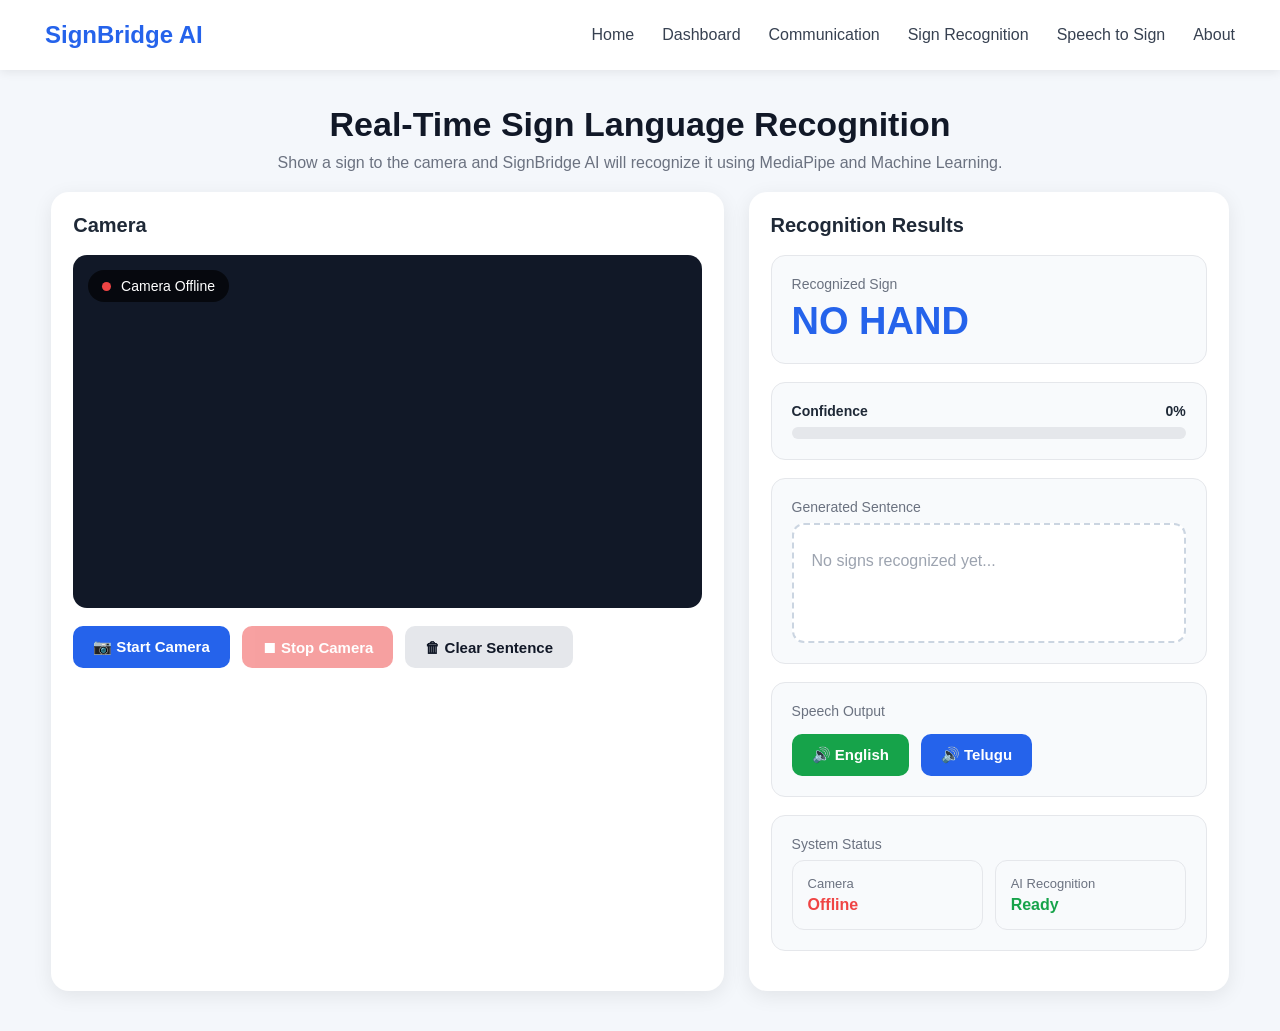
<file: templates/camera.html>
<!DOCTYPE html>
<html lang="en">

<head>
    <meta charset="UTF-8">
    <meta name="viewport" content="width=device-width, initial-scale=1.0">

    <title>SignBridge AI - Sign Recognition</title>

    <style>
        * {
            margin: 0;
            padding: 0;
            box-sizing: border-box;
            font-family: Arial, Helvetica, sans-serif;
        }

        body {
            background: #f4f7fb;
            color: #1f2937;
        }

        /* ================= NAVBAR ================= */

        .navbar {
            height: 70px;
            background: #ffffff;
            display: flex;
            align-items: center;
            justify-content: space-between;
            padding: 0 45px;
            box-shadow: 0 2px 10px rgba(0, 0, 0, 0.08);
        }

        .logo {
            font-size: 24px;
            font-weight: bold;
            color: #2563eb;
        }

        .nav-links {
            display: flex;
            gap: 28px;
            list-style: none;
        }

        .nav-links a {
            text-decoration: none;
            color: #374151;
            font-weight: 500;
        }

        .nav-links a:hover {
            color: #2563eb;
        }

        /* ================= HEADER ================= */

        .page-header {
            text-align: center;
            padding: 35px 20px 20px;
        }

        .page-header h1 {
            font-size: 34px;
            color: #111827;
            margin-bottom: 10px;
        }

        .page-header p {
            color: #6b7280;
            font-size: 16px;
        }

        /* ================= MAIN ================= */

        .container {
            width: 92%;
            max-width: 1400px;
            margin: auto;
            display: grid;
            grid-template-columns: 1.4fr 1fr;
            gap: 25px;
            padding-bottom: 40px;
        }

        /* ================= CARD ================= */

        .card {
            background: white;
            border-radius: 18px;
            padding: 22px;
            box-shadow: 0 5px 20px rgba(0, 0, 0, 0.08);
        }

        .card-title {
            font-size: 20px;
            font-weight: bold;
            margin-bottom: 18px;
        }

        /* ================= CAMERA ================= */

        .camera-container {
            position: relative;
            background: #111827;
            border-radius: 14px;
            overflow: hidden;
            width: 100%;
            aspect-ratio: 16 / 9;
        }

        #video {
            width: 100%;
            height: 100%;
            object-fit: cover;
            display: block;

            /* Mirror the camera for the user */
            transform: scaleX(-1);
        }

        .camera-overlay {
            position: absolute;
            top: 15px;
            left: 15px;
            background: rgba(0, 0, 0, 0.65);
            color: white;
            padding: 8px 14px;
            border-radius: 20px;
            font-size: 14px;
        }

        .status-dot {
            display: inline-block;
            width: 9px;
            height: 9px;
            background: #ef4444;
            border-radius: 50%;
            margin-right: 6px;
        }

        .status-dot.active {
            background: #22c55e;
        }

        /* ================= CONTROLS ================= */

        .controls {
            display: flex;
            gap: 12px;
            margin-top: 18px;
            flex-wrap: wrap;
        }

        button {
            border: none;
            padding: 12px 20px;
            border-radius: 10px;
            cursor: pointer;
            font-size: 15px;
            font-weight: 600;
            transition: 0.2s;
        }

        button:disabled {
            opacity: 0.5;
            cursor: not-allowed;
        }

        .btn-primary {
            background: #2563eb;
            color: white;
        }

        .btn-primary:hover {
            background: #1d4ed8;
        }

        .btn-danger {
            background: #ef4444;
            color: white;
        }

        .btn-danger:hover {
            background: #dc2626;
        }

        .btn-secondary {
            background: #e5e7eb;
            color: #111827;
        }

        .btn-secondary:hover {
            background: #d1d5db;
        }

        .btn-success {
            background: #16a34a;
            color: white;
        }

        .btn-success:hover {
            background: #15803d;
        }

        /* ================= RIGHT PANEL ================= */

        .result-box {
            background: #f8fafc;
            border-radius: 14px;
            padding: 20px;
            margin-bottom: 18px;
            border: 1px solid #e5e7eb;
        }

        .result-label {
            color: #6b7280;
            font-size: 14px;
            margin-bottom: 8px;
        }

        .recognized-sign {
            font-size: 38px;
            font-weight: bold;
            color: #2563eb;
            text-transform: uppercase;
        }

        /* ================= CONFIDENCE ================= */

        .confidence-row {
            display: flex;
            justify-content: space-between;
            margin-bottom: 8px;
            font-size: 14px;
            font-weight: 600;
        }

        .progress {
            width: 100%;
            height: 12px;
            background: #e5e7eb;
            border-radius: 10px;
            overflow: hidden;
        }

        .progress-bar {
            height: 100%;
            width: 0%;
            background: #2563eb;
            transition: width 0.3s ease;
        }

        /* ================= SENTENCE ================= */

        .sentence-box {
            min-height: 120px;
            background: #ffffff;
            border: 2px dashed #cbd5e1;
            border-radius: 12px;
            padding: 18px;
            font-size: 20px;
            line-height: 1.6;
            color: #111827;
            word-wrap: break-word;
        }

        .empty-text {
            color: #9ca3af;
            font-size: 16px;
        }

        /* ================= TRANSLATION ================= */

        .translation-box {
            margin-top: 15px;
            padding: 15px;
            border-radius: 12px;
            background: #eff6ff;
            border: 1px solid #bfdbfe;
        }

        .translation-title {
            font-size: 13px;
            color: #6b7280;
            margin-bottom: 6px;
        }

        .telugu-text {
            font-size: 23px;
            line-height: 1.6;
            font-weight: 600;
        }

        /* ================= SPEECH BUTTONS ================= */

        .speech-buttons {
            display: flex;
            gap: 12px;
            margin-top: 15px;
            flex-wrap: wrap;
        }

        /* ================= SYSTEM STATUS ================= */

        .system-status {
            display: grid;
            grid-template-columns: 1fr 1fr;
            gap: 12px;
        }

        .status-item {
            background: #f8fafc;
            border: 1px solid #e5e7eb;
            padding: 15px;
            border-radius: 12px;
        }

        .status-name {
            color: #6b7280;
            font-size: 13px;
            margin-bottom: 5px;
        }

        .status-value {
            font-weight: bold;
            color: #16a34a;
        }

        .status-value.offline {
            color: #ef4444;
        }

        /* ================= RESPONSIVE ================= */

        @media (max-width: 900px) {

            .container {
                grid-template-columns: 1fr;
            }

            .navbar {
                padding: 0 20px;
            }

            .nav-links {
                gap: 12px;
            }
        }

        @media (max-width: 600px) {

            .nav-links {
                display: none;
            }

            .page-header h1 {
                font-size: 27px;
            }

            .recognized-sign {
                font-size: 30px;
            }

            .system-status {
                grid-template-columns: 1fr;
            }
        }
    </style>
</head>


<body>

    <!-- =====================================================
         NAVBAR
    ====================================================== -->

    <nav class="navbar">

        <div class="logo">
            SignBridge AI
        </div>

        <ul class="nav-links">

            <li>
                <a href="/">Home</a>
            </li>

            <li>
                <a href="/dashboard">Dashboard</a>
            </li>

            <li>
                <a href="/communication">Communication</a>
            </li>

            <li>
                <a href="/camera">Sign Recognition</a>
            </li>

            <li>
                <a href="/speech-to-sign">Speech to Sign</a>
            </li>

            <li>
                <a href="/about">About</a>
            </li>

        </ul>

    </nav>


    <!-- =====================================================
         PAGE HEADER
    ====================================================== -->

    <section class="page-header">

        <h1>
            Real-Time Sign Language Recognition
        </h1>

        <p>
            Show a sign to the camera and SignBridge AI
            will recognize it using MediaPipe and Machine Learning.
        </p>

    </section>


    <!-- =====================================================
         MAIN CONTENT
    ====================================================== -->

    <main class="container">


        <!-- =================================================
             CAMERA CARD
        ================================================== -->

        <div class="card">

            <div class="card-title">
                Camera
            </div>


            <div class="camera-container">

                <video
                    id="video"
                    autoplay
                    playsinline>
                </video>


                <div class="camera-overlay">

                    <span
                        id="statusDot"
                        class="status-dot">
                    </span>

                    <span id="cameraStatus">
                        Camera Offline
                    </span>

                </div>

            </div>


            <!-- Hidden canvas for frame capture -->

            <canvas
                id="captureCanvas"
                style="display:none;">
            </canvas>


            <!-- Camera controls -->

            <div class="controls">

                <button
                    id="startButton"
                    class="btn-primary"
                    onclick="startCamera()">

                    📷 Start Camera

                </button>


                <button
                    id="stopButton"
                    class="btn-danger"
                    onclick="stopCamera()">

                    ⏹ Stop Camera

                </button>


                <button
                    class="btn-secondary"
                    onclick="clearSentence()">

                    🗑 Clear Sentence

                </button>

            </div>

        </div>


        <!-- =================================================
             RESULTS CARD
        ================================================== -->

        <div class="card">

            <div class="card-title">
                Recognition Results
            </div>


            <!-- Recognized Sign -->

            <div class="result-box">

                <div class="result-label">
                    Recognized Sign
                </div>

                <div
                    id="recognizedSign"
                    class="recognized-sign">

                    NO HAND

                </div>

            </div>


            <!-- Confidence -->

            <div class="result-box">

                <div class="confidence-row">

                    <span>
                        Confidence
                    </span>

                    <span id="confidenceText">
                        0%
                    </span>

                </div>


                <div class="progress">

                    <div
                        id="confidenceBar"
                        class="progress-bar">
                    </div>

                </div>

            </div>


            <!-- Generated Sentence -->

            <div class="result-box">

                <div class="result-label">
                    Generated Sentence
                </div>


                <div
                    id="sentenceText"
                    class="sentence-box">

                    <span class="empty-text">
                        No signs recognized yet...
                    </span>

                </div>


                <!-- Telugu translation appears here -->

                <div
                    id="translationBox"
                    class="translation-box"
                    style="display:none;">

                    <div class="translation-title">
                        Telugu Translation
                    </div>

                    <div
                        id="teluguText"
                        class="telugu-text">
                    </div>

                </div>

            </div>


            <!-- Speech -->

            <div class="result-box">

                <div class="result-label">
                    Speech Output
                </div>


                <div class="speech-buttons">

                    <button
                        class="btn-success"
                        onclick="speakEnglish()">

                        🔊 English

                    </button>


                    <button
                        class="btn-primary"
                        onclick="speakTelugu()">

                        🔊 Telugu

                    </button>

                </div>

            </div>


            <!-- System Status -->

            <div class="result-box">

                <div class="result-label">
                    System Status
                </div>


                <div class="system-status">


                    <div class="status-item">

                        <div class="status-name">
                            Camera
                        </div>

                        <div
                            id="cameraSystemStatus"
                            class="status-value offline">

                            Offline

                        </div>

                    </div>


                    <div class="status-item">

                        <div class="status-name">
                            AI Recognition
                        </div>

                        <div
                            id="aiStatus"
                            class="status-value">

                            Ready

                        </div>

                    </div>


                </div>

            </div>

        </div>

    </main>



    <!-- =====================================================
         JAVASCRIPT
    ====================================================== -->

    <script>

        /* =====================================================
           GLOBAL VARIABLES
        ===================================================== */

        let stream = null;

        let sentence = [];

        let recognitionRunning = false;

        let predictionBusy = false;

        let recognitionTimer = null;

        let lastSign = "";

        let stableCount = 0;

        let lastAddedSign = "";

        const STABLE_REQUIRED = 4;

        const CONFIDENCE_THRESHOLD = 0.70;



        /* =====================================================
           START CAMERA
        ===================================================== */

        async function startCamera() {

            try {

                /*
                    Prevent starting twice.
                */

                if (stream) {

                    console.log(
                        "Camera is already running."
                    );

                    return;

                }


                /*
                    Request browser camera.
                */

                stream =
                    await navigator.mediaDevices.getUserMedia({

                        video: {
                            width: 1280,
                            height: 720
                        },

                        audio: false

                    });


                const video =
                    document.getElementById("video");


                video.srcObject = stream;


                /*
                    Update UI.
                */

                document.getElementById(
                    "cameraStatus"
                ).innerText =
                    "Camera Online";


                document.getElementById(
                    "statusDot"
                ).classList.add("active");


                document.getElementById(
                    "cameraSystemStatus"
                ).innerText =
                    "Online";


                document.getElementById(
                    "cameraSystemStatus"
                ).classList.remove("offline");


                document.getElementById(
                    "aiStatus"
                ).innerText =
                    "Recognizing...";


                document.getElementById(
                    "startButton"
                ).disabled = true;


                document.getElementById(
                    "stopButton"
                ).disabled = false;


                recognitionRunning = true;


                /*
                    Start recognition loop.

                    Every 350 milliseconds a camera
                    frame is sent to Flask.
                */

                if (!recognitionTimer) {

                    recognitionTimer =
                        setInterval(
                            recognizeSign,
                            350
                        );

                }


                console.log(
                    "Camera started successfully."
                );

            }

            catch (error) {

                console.error(
                    "Camera error:",
                    error
                );


                alert(
                    "Unable to access camera.\n\n" +
                    "Please allow camera permission " +
                    "in your browser."
                );

            }

        }



        /* =====================================================
           STOP CAMERA
        ====================================================== */

        function stopCamera() {

            recognitionRunning = false;


            /*
                Stop recognition timer.
            */

            if (recognitionTimer) {

                clearInterval(
                    recognitionTimer
                );

                recognitionTimer = null;

            }


            /*
                Stop camera tracks.
            */

            if (stream) {

                stream
                    .getTracks()
                    .forEach(
                        track => track.stop()
                    );

                stream = null;

            }


            document.getElementById(
                "video"
            ).srcObject = null;


            /*
                Reset UI.
            */

            document.getElementById(
                "cameraStatus"
            ).innerText =
                "Camera Offline";


            document.getElementById(
                "statusDot"
            ).classList.remove("active");


            document.getElementById(
                "cameraSystemStatus"
            ).innerText =
                "Offline";


            document.getElementById(
                "cameraSystemStatus"
            ).classList.add("offline");


            document.getElementById(
                "aiStatus"
            ).innerText =
                "Ready";


            document.getElementById(
                "startButton"
            ).disabled = false;


            document.getElementById(
                "stopButton"
            ).disabled = true;


            document.getElementById(
                "recognizedSign"
            ).innerText =
                "NO HAND";


            document.getElementById(
                "confidenceText"
            ).innerText =
                "0%";


            document.getElementById(
                "confidenceBar"
            ).style.width =
                "0%";


            lastSign = "";

            stableCount = 0;


            console.log(
                "Camera stopped."
            );

        }



        /* =====================================================
           RECOGNIZE SIGN
        ====================================================== */

        async function recognizeSign() {

            /*
                Camera must be running.
            */

            if (!recognitionRunning) {
                return;
            }


            /*
                Prevent multiple requests
                at the same time.
            */

            if (predictionBusy) {
                return;
            }


            const video =
                document.getElementById("video");


            if (
                !video.videoWidth ||
                !video.videoHeight
            ) {

                return;

            }


            predictionBusy = true;


            try {

                const canvas =
                    document.getElementById(
                        "captureCanvas"
                    );


                /*
                    Match canvas to video.
                */

                canvas.width =
                    video.videoWidth;

                canvas.height =
                    video.videoHeight;


                const context =
                    canvas.getContext("2d");


                /*
                    Capture camera frame.

                    Do NOT mirror the image here.

                    The video is visually mirrored,
                    but the ML model receives the
                    original frame.
                */

                context.drawImage(
                    video,
                    0,
                    0,
                    canvas.width,
                    canvas.height
                );


                /*
                    Convert frame to JPEG.
                */

                const blob =
                    await new Promise(
                        resolve => {

                            canvas.toBlob(
                                resolve,
                                "image/jpeg",
                                0.75
                            );

                        }
                    );


                if (!blob) {

                    predictionBusy = false;

                    return;

                }


                /*
                    Create multipart form.
                */

                const formData =
                    new FormData();


                formData.append(
                    "image",
                    blob,
                    "frame.jpg"
                );


                /*
                    Send frame to Flask.
                */

                const response =
                    await fetch(
                        "/predict",
                        {
                            method: "POST",
                            body: formData
                        }
                    );


                if (!response.ok) {

                    throw new Error(
                        "Server returned " +
                        response.status
                    );

                }


                const data =
                    await response.json();


                console.log(
                    "Prediction:",
                    data
                );


                /*
                    Hand detected.
                */

                if (
                    data.success &&
                    data.hand_detected
                ) {

                    updatePrediction(
                        data.sign,
                        data.confidence
                    );

                }

                /*
                    No hand.
                */

                else {

                    showNoHand();

                }

            }

            catch (error) {

                console.error(
                    "Recognition error:",
                    error
                );


                document.getElementById(
                    "aiStatus"
                ).innerText =
                    "Connection Error";

            }

            finally {

                predictionBusy = false;

            }

        }



        /* =====================================================
           UPDATE PREDICTION
        ====================================================== */

        function updatePrediction(
            sign,
            confidence
        ) {

            const confidencePercent =
                Math.round(
                    confidence * 100
                );


            /*
                Update recognized sign.
            */

            document.getElementById(
                "recognizedSign"
            ).innerText =
                sign;


            /*
                Update confidence.
            */

            document.getElementById(
                "confidenceText"
            ).innerText =
                confidencePercent + "%";


            document.getElementById(
                "confidenceBar"
            ).style.width =
                confidencePercent + "%";


            document.getElementById(
                "aiStatus"
            ).innerText =
                "Recognizing";


            /*
                Stability detection.

                The sign must be detected
                several consecutive times.
            */

            if (sign === lastSign) {

                stableCount++;

            }

            else {

                lastSign = sign;

                stableCount = 1;

            }


            /*
                Add sign when stable
                and confidence is high.
            */

            if (
                stableCount >= STABLE_REQUIRED &&
                confidence >= CONFIDENCE_THRESHOLD
            ) {

                addRecognizedWord(sign);

                stableCount = 0;

            }

        }



        /* =====================================================
           NO HAND
        ====================================================== */

        function showNoHand() {

            document.getElementById(
                "recognizedSign"
            ).innerText =
                "NO HAND";


            document.getElementById(
                "confidenceText"
            ).innerText =
                "0%";


            document.getElementById(
                "confidenceBar"
            ).style.width =
                "0%";


            document.getElementById(
                "aiStatus"
            ).innerText =
                "Waiting for Hand";


            lastSign = "";

            stableCount = 0;

        }



        /* =====================================================
           ADD RECOGNIZED WORD
        ====================================================== */

        function addRecognizedWord(sign) {

            /*
                Ignore invalid results.
            */

            if (
                !sign ||
                sign === "NO HAND"
            ) {

                return;

            }


            /*
                Prevent the same sign from
                being added repeatedly.
            */

            if (
                sign === lastAddedSign
            ) {

                return;

            }


            sentence.push(sign);

            lastAddedSign = sign;


            updateSentence();


            /*
                Hide old translation because
                sentence changed.
            */

            document.getElementById(
                "translationBox"
            ).style.display =
                "none";

        }



        /* =====================================================
           UPDATE SENTENCE
        ====================================================== */

        function updateSentence() {

            const sentenceElement =
                document.getElementById(
                    "sentenceText"
                );


            if (sentence.length === 0) {

                sentenceElement.innerHTML = `

                    <span class="empty-text">

                        No signs recognized yet...

                    </span>

                `;

                return;

            }


            sentenceElement.innerText =
                sentence.join(" ");

        }



        /* =====================================================
           CLEAR SENTENCE
        ====================================================== */

        function clearSentence() {

            sentence = [];

            lastAddedSign = "";

            lastSign = "";

            stableCount = 0;


            updateSentence();


            document.getElementById(
                "recognizedSign"
            ).innerText =
                "NO HAND";


            document.getElementById(
                "confidenceText"
            ).innerText =
                "0%";


            document.getElementById(
                "confidenceBar"
            ).style.width =
                "0%";


            document.getElementById(
                "translationBox"
            ).style.display =
                "none";


            document.getElementById(
                "teluguText"
            ).innerText = "";


            document.getElementById(
                "aiStatus"
            ).innerText =
                recognitionRunning
                    ? "Recognizing..."
                    : "Ready";

        }



        /* =====================================================
           ENGLISH SPEECH
        ====================================================== */

        function speakEnglish() {

            if (sentence.length === 0) {

                alert(
                    "No sentence available."
                );

                return;

            }


            const text =
                sentence.join(" ");


            /*
                Check browser support.
            */

            if (
                !("speechSynthesis" in window)
            ) {

                alert(
                    "Speech synthesis is not supported " +
                    "by this browser."
                );

                return;

            }


            /*
                Stop previous speech.
            */

            window.speechSynthesis.cancel();


            const speech =
                new SpeechSynthesisUtterance(
                    text
                );


            speech.lang =
                "en-US";


            speech.rate =
                0.9;


            speech.pitch =
                1;


            window.speechSynthesis.speak(
                speech
            );

        }



        /* =====================================================
           ENGLISH → TELUGU TRANSLATION
           + TELUGU AUDIO
        ====================================================== */

        async function speakTelugu() {

            if (sentence.length === 0) {

                alert(
                    "No sentence available."
                );

                return;

            }


            /*
                Convert recognized signs
                into English sentence.
            */

            const englishText =
                sentence.join(" ");


            const aiStatus =
                document.getElementById(
                    "aiStatus"
                );


            aiStatus.innerText =
                "Translating to Telugu...";


            try {

                /*
                    Send English sentence
                    to Flask.
                */

                const response =
                    await fetch(
                        "/translate-telugu",
                        {
                            method: "POST",

                            headers: {
                                "Content-Type":
                                    "application/json"
                            },

                            body: JSON.stringify({
                                text: englishText
                            })
                        }
                    );


                /*
                    Check server response.
                */

                if (!response.ok) {

                    throw new Error(
                        "Translation server error: " +
                        response.status
                    );

                }


                const data =
                    await response.json();


                console.log(
                    "Telugu response:",
                    data
                );


                /*
                    Translation failed.
                */

                if (!data.success) {

                    throw new Error(
                        data.error ||
                        "Translation failed"
                    );

                }


                /*
                    Display Telugu translation.
                */

                document.getElementById(
                    "teluguText"
                ).innerText =
                    data.telugu;


                document.getElementById(
                    "translationBox"
                ).style.display =
                    "block";


                /*
                    Play Telugu audio.
                */

                if (data.audio_url) {

                    const audio =
                        new Audio(
                            data.audio_url
                        );


                    audio.play()
                        .catch(
                            error => {

                                console.error(
                                    "Audio playback error:",
                                    error
                                );

                                alert(
                                    "Telugu translation was created, " +
                                    "but the browser could not play the audio."
                                );

                            }
                        );

                }


                aiStatus.innerText =
                    "Telugu Speech Ready";

            }

            catch (error) {

                console.error(
                    "Telugu translation error:",
                    error
                );


                aiStatus.innerText =
                    "Translation Error";


                alert(
                    "Unable to translate the sentence to Telugu.\n\n" +
                    error.message
                );

            }

        }



        /* =====================================================
           ESCAPE HTML
        ====================================================== */

        function escapeHtml(text) {

            const div =
                document.createElement(
                    "div"
                );


            div.textContent =
                text;


            return div.innerHTML;

        }



        /* =====================================================
           LOAD SPEECH VOICES
        ====================================================== */

        if (
            "speechSynthesis" in window
        ) {

            window.speechSynthesis
                .onvoiceschanged =
                function () {

                    console.log(
                        "Browser speech voices loaded."
                    );

                };

        }



        /* =====================================================
           INITIAL BUTTON STATE
        ====================================================== */

        document.addEventListener(
            "DOMContentLoaded",
            function () {

                document.getElementById(
                    "stopButton"
                ).disabled = true;

            }
        );



        /* =====================================================
           PAGE CLEANUP
        ====================================================== */

        window.addEventListener(
            "beforeunload",
            function () {

                if (stream) {

                    stream
                        .getTracks()
                        .forEach(
                            track => track.stop()
                        );

                }

            }
        );

    </script>

</body>

</html>
</file>
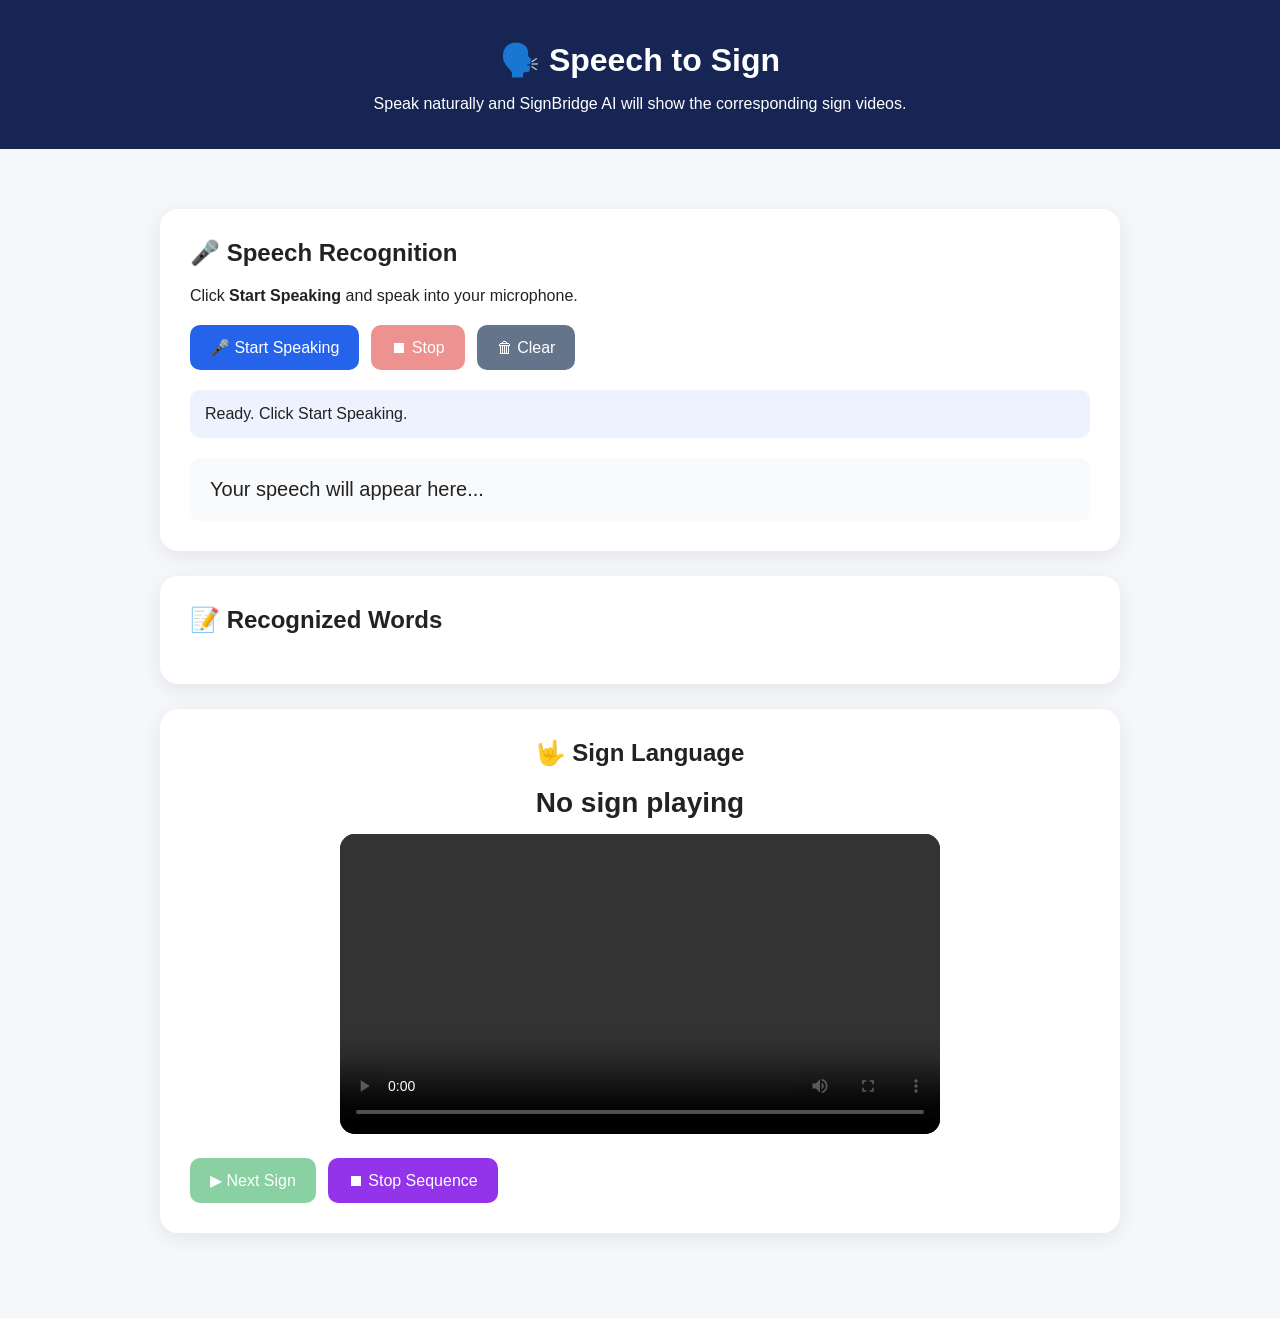
<file: templates/speech_to_sign.html>
<!DOCTYPE html>
<html lang="en">

<head>

    <meta charset="UTF-8">

    <meta
        name="viewport"
        content="width=device-width, initial-scale=1.0"
    >

    <title>Speech to Sign | SignBridge AI</title>

    <style>

        * {
            box-sizing: border-box;
        }

        body {
            margin: 0;
            font-family: Arial, sans-serif;
            background: #f5f7fb;
            color: #222;
        }

        header {
            background: #172554;
            color: white;
            padding: 20px;
            text-align: center;
        }

        .container {
            max-width: 1000px;
            margin: 40px auto;
            padding: 20px;
        }

        .card {
            background: white;
            padding: 30px;
            border-radius: 18px;
            box-shadow: 0 5px 20px rgba(0,0,0,0.08);
            margin-bottom: 25px;
        }

        h1 {
            margin-bottom: 10px;
        }

        h2 {
            margin-top: 0;
        }

        .controls {
            display: flex;
            flex-wrap: wrap;
            gap: 12px;
            margin-top: 20px;
        }

        button {
            border: none;
            padding: 13px 20px;
            border-radius: 10px;
            cursor: pointer;
            font-size: 16px;
        }

        #startBtn {
            background: #2563eb;
            color: white;
        }

        #stopBtn {
            background: #dc2626;
            color: white;
        }

        #clearBtn {
            background: #64748b;
            color: white;
        }

        #nextBtn {
            background: #16a34a;
            color: white;
        }

        #stopSequenceBtn {
            background: #9333ea;
            color: white;
        }

        button:disabled {
            opacity: 0.5;
            cursor: not-allowed;
        }

        .status {
            margin-top: 20px;
            padding: 15px;
            border-radius: 10px;
            background: #eef2ff;
        }

        .speech-text {
            margin-top: 20px;
            padding: 20px;
            background: #f8fafc;
            border-radius: 10px;
            min-height: 60px;
            font-size: 20px;
        }

        .words {
            display: flex;
            flex-wrap: wrap;
            gap: 8px;
            margin-top: 20px;
        }

        .word {
            padding: 8px 14px;
            background: #dbeafe;
            color: #1e40af;
            border-radius: 20px;
        }

        .video-container {
            text-align: center;
        }

        video {
            width: 100%;
            max-width: 600px;
            border-radius: 15px;
            background: black;
        }

        .video-word {
            font-size: 28px;
            font-weight: bold;
            margin: 15px;
        }

        .error {
            background: #fee2e2;
            color: #991b1b;
        }

        .success {
            background: #dcfce7;
            color: #166534;
        }

    </style>

</head>

<body>

<header>

    <h1>🗣️ Speech to Sign</h1>

    <p>
        Speak naturally and SignBridge AI will show the corresponding sign videos.
    </p>

</header>

<div class="container">

    <div class="card">

        <h2>🎤 Speech Recognition</h2>

        <p>
            Click <b>Start Speaking</b> and speak into your microphone.
        </p>

        <div class="controls">

            <button
                id="startBtn"
                onclick="startSpeaking()"
            >
                🎤 Start Speaking
            </button>

            <button
                id="stopBtn"
                onclick="stopSpeaking()"
                disabled
            >
                ⏹ Stop
            </button>

            <button
                id="clearBtn"
                onclick="clearAll()"
            >
                🗑 Clear
            </button>

        </div>

        <div
            id="status"
            class="status"
        >
            Ready. Click Start Speaking.
        </div>

        <div
            id="speechText"
            class="speech-text"
        >
            Your speech will appear here...
        </div>

    </div>


    <div class="card">

        <h2>📝 Recognized Words</h2>

        <div
            id="words"
            class="words"
        ></div>

    </div>


    <div class="card video-container">

        <h2>🤟 Sign Language</h2>

        <div
            id="videoWord"
            class="video-word"
        >
            No sign playing
        </div>

        <video
            id="signVideo"
            controls
            playsinline
        ></video>

        <div class="controls">

            <button
                id="nextBtn"
                onclick="nextSign()"
                disabled
            >
                ▶ Next Sign
            </button>

            <button
                id="stopSequenceBtn"
                onclick="stopSequence()"
            >
                ⏹ Stop Sequence
            </button>

        </div>

    </div>

</div>


<script>

let recognizedText = "";

let signResults = [];

let currentIndex = 0;

let sequencePlaying = false;


const startBtn =
    document.getElementById("startBtn");

const stopBtn =
    document.getElementById("stopBtn");

const statusBox =
    document.getElementById("status");

const speechText =
    document.getElementById("speechText");

const wordsBox =
    document.getElementById("words");

const video =
    document.getElementById("signVideo");

const videoWord =
    document.getElementById("videoWord");

const nextBtn =
    document.getElementById("nextBtn");


async function startSpeaking() {

    startBtn.disabled = true;
    stopBtn.disabled = false;

    statusBox.className = "status";

    statusBox.innerText =
        "🎤 Listening... Please speak now.";

    try {

        const response =
            await fetch("/recognize-speech", {
                method: "POST"
            });

        const data =
            await response.json();

        if (!data.success) {

            throw new Error(
                data.error ||
                "Speech recognition failed"
            );

        }

        recognizedText =
            data.text;

        speechText.innerText =
            recognizedText;

        statusBox.className =
            "status success";

        statusBox.innerText =
            "✅ Speech recognized successfully.";

        await convertSpeechToSigns(
            recognizedText
        );

    }

    catch (error) {

        console.error(error);

        statusBox.className =
            "status error";

        statusBox.innerText =
            "❌ " + error.message;

    }

    finally {

        startBtn.disabled = false;
        stopBtn.disabled = true;

    }

}


function stopSpeaking() {

    statusBox.innerText =
        "Stopping...";

}


async function convertSpeechToSigns(text) {

    try {

        const response =
            await fetch(
                "/speech-to-sign-api",
                {
                    method: "POST",

                    headers: {
                        "Content-Type":
                            "application/json"
                    },

                    body: JSON.stringify({
                        text: text
                    })
                }
            );

        const data =
            await response.json();

        if (!data.success) {

            throw new Error(
                data.error ||
                "Could not convert speech"
            );

        }

        signResults =
            data.results;

        currentIndex = 0;

        displayWords();

        if (signResults.length === 0) {

            videoWord.innerText =
                "No matching sign videos found.";

            return;

        }

        sequencePlaying = true;

        playCurrentSign();

    }

    catch (error) {

        console.error(error);

        statusBox.className =
            "status error";

        statusBox.innerText =
            "❌ " + error.message;

    }

}


function displayWords() {

    wordsBox.innerHTML = "";

    signResults.forEach(
        (item, index) => {

            const span =
                document.createElement("span");

            span.className =
                "word";

            span.innerText =
                item.word;

            wordsBox.appendChild(span);

        }
    );

}


function playCurrentSign() {

    if (!sequencePlaying) {
        return;
    }

    if (
        currentIndex >=
        signResults.length
    ) {

        sequencePlaying = false;

        videoWord.innerText =
            "✅ Sentence completed";

        nextBtn.disabled = true;

        return;

    }

    const current =
        signResults[currentIndex];

    videoWord.innerText =
        "🤟 " + current.word;

    video.src =
        current.video;

    video.load();

    video.play()
        .catch(error => {

            console.log(
                "Autoplay blocked:",
                error
            );

        });

    nextBtn.disabled = false;

}


video.onended = function() {

    if (!sequencePlaying) {
        return;
    }

    currentIndex++;

    playCurrentSign();

};


function nextSign() {

    if (
        currentIndex <
        signResults.length - 1
    ) {

        currentIndex++;

        playCurrentSign();

    }

}


function stopSequence() {

    sequencePlaying = false;

    video.pause();

    video.currentTime = 0;

    videoWord.innerText =
        "Sequence stopped";

}


function clearAll() {

    recognizedText = "";

    signResults = [];

    currentIndex = 0;

    sequencePlaying = false;

    speechText.innerText =
        "Your speech will appear here...";

    wordsBox.innerHTML = "";

    video.pause();

    video.removeAttribute("src");

    video.load();

    videoWord.innerText =
        "No sign playing";

    nextBtn.disabled = true;

    statusBox.className =
        "status";

    statusBox.innerText =
        "Ready. Click Start Speaking.";

}


</script>

</body>

</html>
</file>
